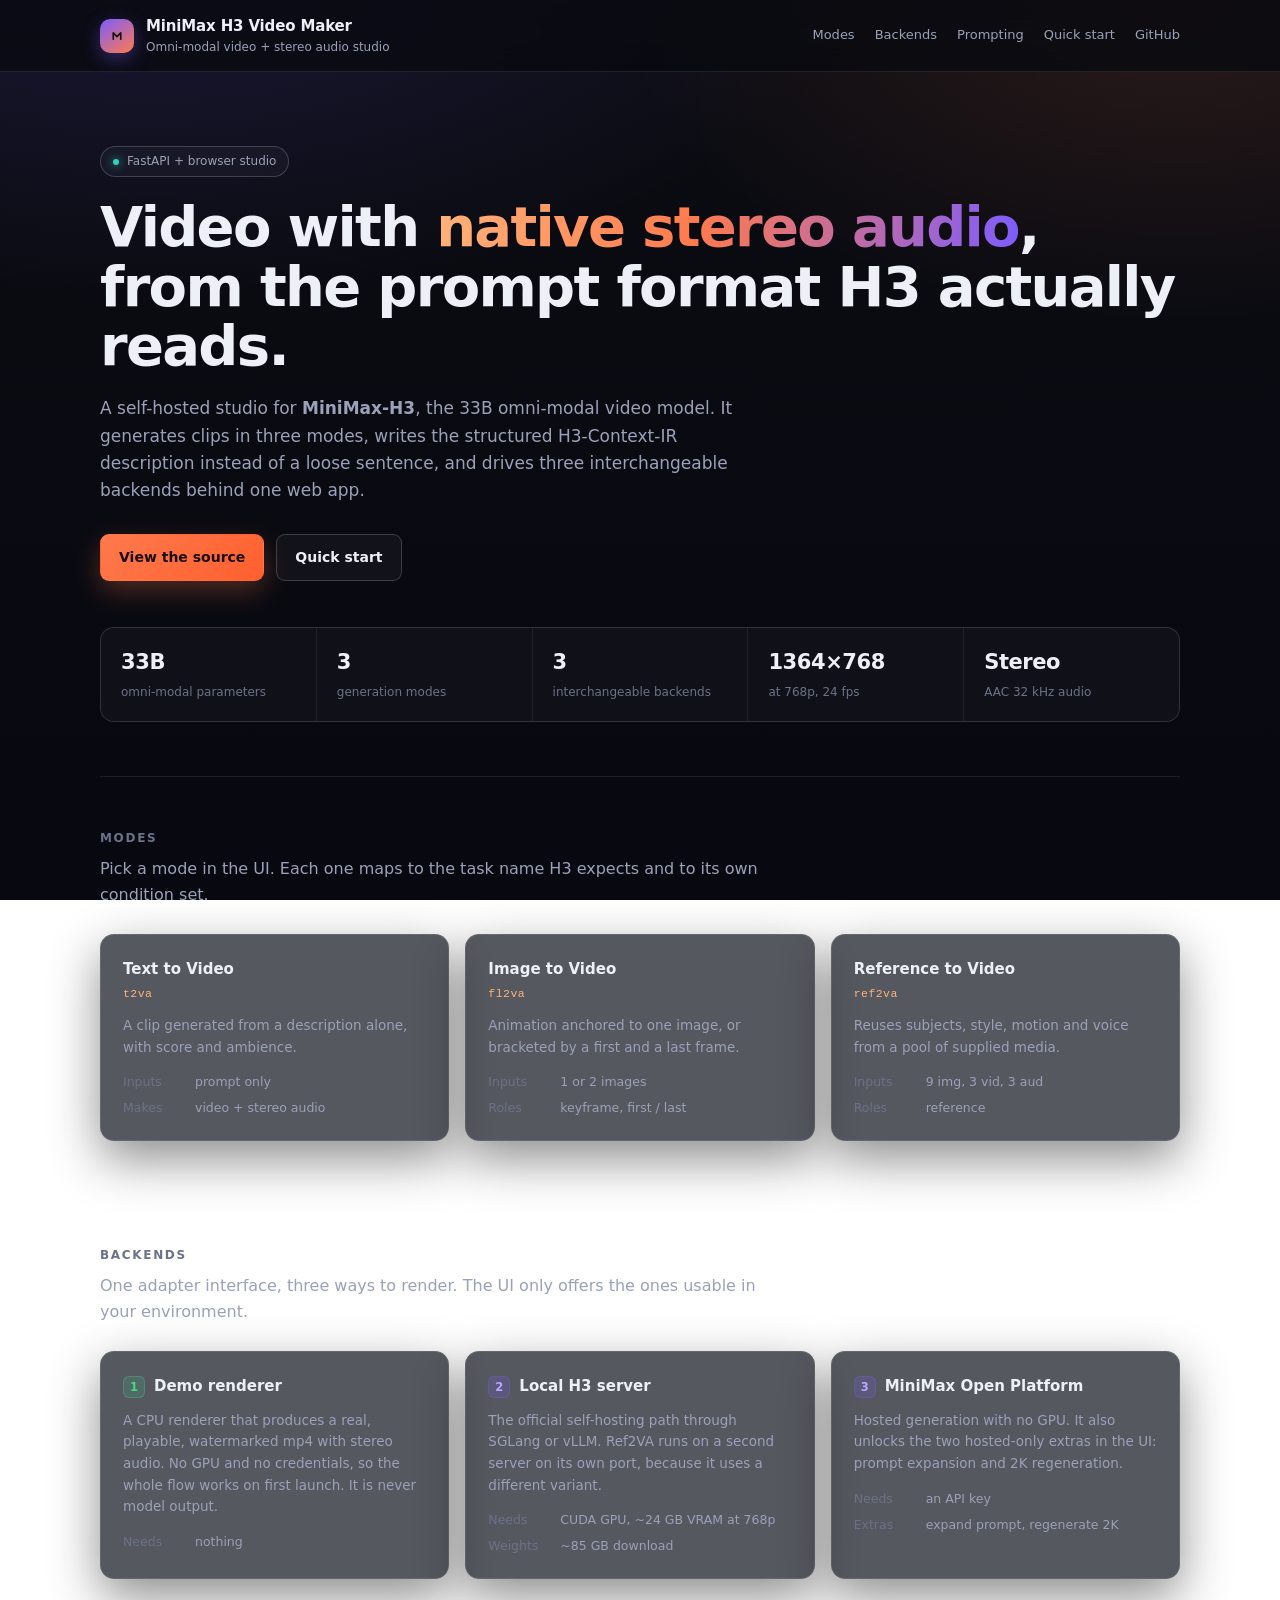
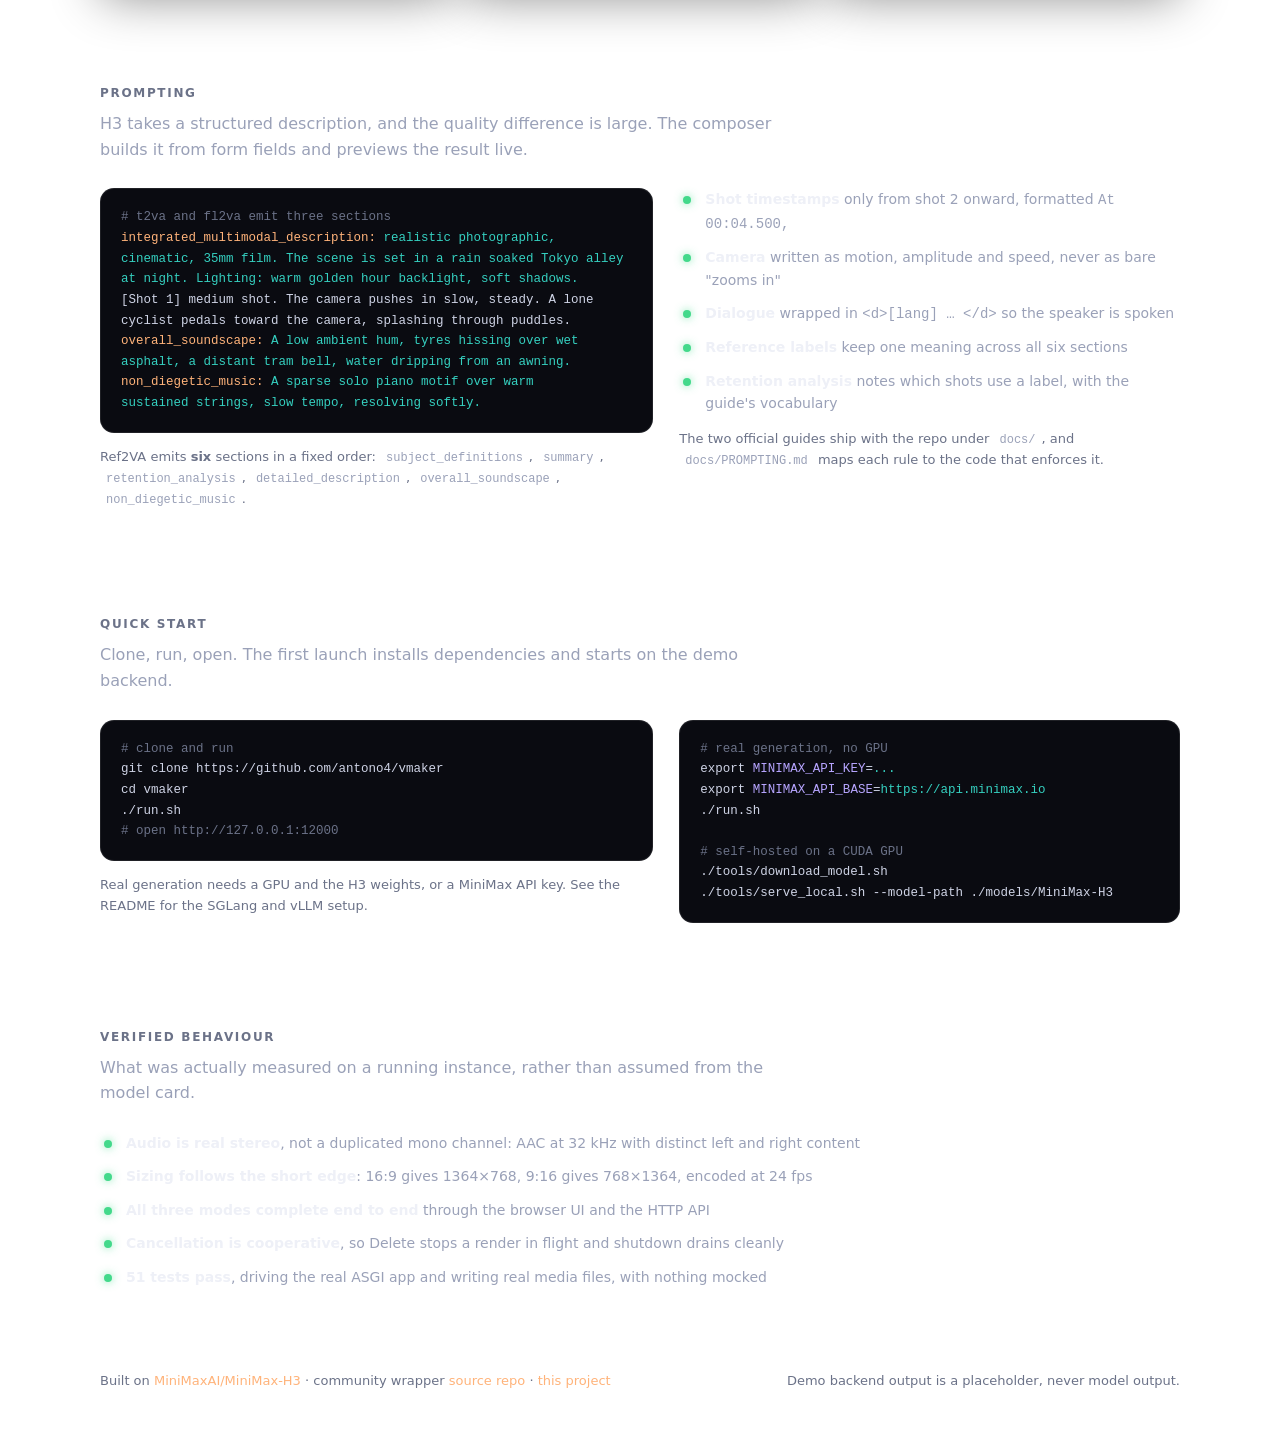
<file: index.html>
<!DOCTYPE html>
<html lang="en">
<head>
<meta charset="utf-8" />
<meta name="viewport" content="width=device-width, initial-scale=1" />
<title>MiniMax H3 Video Maker — omni-modal video + stereo audio studio</title>
<meta name="description" content="A self-hosted studio for MiniMax-H3 (33B omni-modal). Text, image and reference driven video generation with native stereo audio, a H3-Context-IR prompt composer and three interchangeable backends." />
<meta property="og:title" content="MiniMax H3 Video Maker" />
<meta property="og:description" content="Self-hosted studio for MiniMax-H3: t2va, fl2va and ref2va with native stereo audio." />
<meta property="og:type" content="website" />
<link rel="icon" href="data:image/svg+xml,%3Csvg xmlns='http://www.w3.org/2000/svg' viewBox='0 0 32 32'%3E%3Crect width='32' height='32' rx='8' fill='%230b0c12'/%3E%3Cpath d='M10 21V11l6 6 6-6v10' stroke='%23ff7a4d' stroke-width='2.4' fill='none' stroke-linecap='round' stroke-linejoin='round'/%3E%3C/svg%3E" />
<style>
  :root {
    --bg: #0b0c12;
    --panel: rgba(22, 24, 35, 0.72);
    --panel-solid: #161823;
    --line: rgba(255, 255, 255, 0.09);
    --line-strong: rgba(255, 255, 255, 0.18);
    --text: #eef0f7;
    --muted: #9aa1b8;
    --dim: #6b7288;
    --accent: #ff7a4d;
    --accent-2: #ffb37a;
    --violet: #7c5cff;
    --teal: #35d0c0;
    --ok: #43d98b;
    --radius: 14px;
    --radius-sm: 9px;
    --shadow: 0 18px 50px rgba(0, 0, 0, 0.45);
    --mono: "JetBrains Mono", ui-monospace, SFMono-Regular, Menlo, monospace;
  }

  * { box-sizing: border-box; }

  body {
    margin: 0;
    background:
      radial-gradient(1200px 620px at 12% -8%, rgba(124, 92, 255, 0.16), transparent 60%),
      radial-gradient(900px 520px at 92% 0%, rgba(255, 122, 77, 0.13), transparent 62%),
      linear-gradient(180deg, var(--bg) 0%, #080910 100%);
    background-attachment: fixed;
    color: var(--text);
    font-family: Inter, system-ui, -apple-system, "Segoe UI", sans-serif;
    font-size: 15px;
    line-height: 1.6;
    -webkit-font-smoothing: antialiased;
  }

  a { color: var(--accent-2); text-decoration: none; }
  a:hover { text-decoration: underline; }

  .wrap { width: min(1080px, 100% - 44px); margin: 0 auto; }

  /* ---------------- topbar ---------------- */
  .topbar {
    position: sticky; top: 0; z-index: 20;
    display: flex; align-items: center; justify-content: space-between;
    gap: 18px; padding: 14px 0;
    border-bottom: 1px solid var(--line);
    background: rgba(9, 10, 16, 0.82);
    backdrop-filter: blur(14px);
  }
  .brand { display: flex; align-items: center; gap: 12px; }
  .mark {
    width: 34px; height: 34px; border-radius: 10px; flex: none;
    display: grid; place-items: center;
    background: linear-gradient(145deg, var(--violet), var(--accent));
    box-shadow: 0 6px 18px rgba(124, 92, 255, 0.35);
  }
  .mark svg { width: 20px; height: 20px; }
  .brand h1 { margin: 0; font-size: 15px; font-weight: 650; letter-spacing: -0.01em; }
  .brand p { margin: 0; font-size: 12px; color: var(--muted); }
  .topbar nav { display: flex; align-items: center; gap: 20px; font-size: 13px; }
  .topbar nav a { color: var(--muted); }
  .topbar nav a:hover { color: var(--text); text-decoration: none; }

  /* ---------------- hero ---------------- */
  .hero { padding: 74px 0 54px; }
  .eyebrow {
    display: inline-flex; align-items: center; gap: 8px;
    padding: 5px 12px; border: 1px solid var(--line-strong);
    border-radius: 999px; font-size: 12px; color: var(--muted);
    background: rgba(255, 255, 255, 0.03);
  }
  .eyebrow .dot {
    width: 6px; height: 6px; border-radius: 50%; background: var(--teal);
    box-shadow: 0 0 10px var(--teal);
  }
  .hero h2 {
    margin: 20px 0 0; font-size: clamp(34px, 6vw, 56px); line-height: 1.06;
    letter-spacing: -0.03em; font-weight: 700;
  }
  .hero h2 span {
    background: linear-gradient(100deg, var(--accent-2), var(--accent) 45%, var(--violet));
    -webkit-background-clip: text; background-clip: text; color: transparent;
  }
  .hero p.lede {
    margin: 20px 0 0; max-width: 62ch; font-size: 17px; color: var(--muted);
  }
  .cta { display: flex; flex-wrap: wrap; gap: 12px; margin-top: 30px; }
  .btn {
    display: inline-flex; align-items: center; gap: 8px;
    padding: 11px 18px; border-radius: var(--radius-sm);
    font-size: 14px; font-weight: 550; border: 1px solid transparent;
    transition: transform 0.12s ease, box-shadow 0.12s ease;
  }
  .btn:hover { transform: translateY(-1px); text-decoration: none; }
  .btn.primary {
    background: linear-gradient(140deg, var(--accent), #ff5f2e);
    color: #1a0d06; box-shadow: 0 10px 26px rgba(255, 122, 77, 0.28);
  }
  .btn.ghost {
    border-color: var(--line-strong); color: var(--text);
    background: rgba(255, 255, 255, 0.04);
  }

  .stats {
    display: grid; grid-template-columns: repeat(auto-fit, minmax(150px, 1fr));
    gap: 1px; margin-top: 46px;
    border: 1px solid var(--line); border-radius: var(--radius);
    overflow: hidden; background: var(--line);
  }
  .stat { padding: 18px 20px; background: rgba(14, 15, 23, 0.85); }
  .stat b { display: block; font-size: 21px; font-weight: 650; letter-spacing: -0.02em; }
  .stat span { font-size: 12px; color: var(--dim); }

  /* ---------------- sections ---------------- */
  section { padding: 52px 0; border-top: 1px solid var(--line); }
  .sec-head { margin-bottom: 26px; }
  .sec-head h3 {
    margin: 0; font-size: 12px; font-weight: 600; letter-spacing: 0.14em;
    text-transform: uppercase; color: var(--dim);
  }
  .sec-head p { margin: 8px 0 0; font-size: 16px; color: var(--muted); max-width: 66ch; }

  .cards { display: grid; grid-template-columns: repeat(auto-fit, minmax(268px, 1fr)); gap: 16px; }
  .card {
    padding: 22px; border: 1px solid var(--line); border-radius: var(--radius);
    background: var(--panel); box-shadow: var(--shadow);
  }
  .card h4 { margin: 0 0 4px; font-size: 15px; font-weight: 620; }
  .card .task {
    font-family: var(--mono); font-size: 11.5px; color: var(--accent-2);
    letter-spacing: 0.04em;
  }
  .card p { margin: 12px 0 0; font-size: 13.5px; color: var(--muted); }
  .card dl { margin: 14px 0 0; display: grid; gap: 6px; font-size: 12.5px; }
  .card dl div { display: flex; gap: 10px; }
  .card dt { color: var(--dim); min-width: 62px; flex: none; }
  .card dd { margin: 0; color: var(--muted); }

  .num {
    display: inline-grid; place-items: center; width: 22px; height: 22px;
    border-radius: 6px; font-size: 11.5px; font-weight: 650;
    background: rgba(124, 92, 255, 0.16); color: #b7a5ff;
    border: 1px solid rgba(124, 92, 255, 0.3); margin-right: 9px;
  }
  .card.ready .num { background: rgba(67, 217, 139, 0.14); color: var(--ok); border-color: rgba(67, 217, 139, 0.3); }

  pre {
    margin: 0; padding: 18px 20px; overflow-x: auto;
    border: 1px solid var(--line); border-radius: var(--radius);
    background: #0a0b11;
    font-family: var(--mono); font-size: 12.5px; line-height: 1.65; color: #cfd4e6;
  }
  pre .c { color: var(--dim); }
  pre .k { color: var(--accent-2); }
  pre .s { color: var(--teal); }
  pre .v { color: #b7a5ff; }

  .split { display: grid; grid-template-columns: 1.05fr 0.95fr; gap: 26px; align-items: start; }
  .note { font-size: 13px; color: var(--dim); margin: 14px 0 0; }
  .note code {
    font-family: var(--mono); font-size: 12px; color: var(--muted);
    background: rgba(255, 255, 255, 0.05); padding: 1px 6px; border-radius: 5px;
  }

  ul.checks { margin: 0; padding: 0; list-style: none; display: grid; gap: 11px; }
  ul.checks li { position: relative; padding-left: 26px; font-size: 14px; color: var(--muted); }
  ul.checks li::before {
    content: ""; position: absolute; left: 4px; top: 8px;
    width: 8px; height: 8px; border-radius: 50%;
    background: var(--ok); box-shadow: 0 0 9px rgba(67, 217, 139, 0.7);
  }
  ul.checks li b { color: var(--text); font-weight: 560; }

  footer {
    padding: 30px 0 46px; border-top: 1px solid var(--line);
    font-size: 13px; color: var(--dim);
    display: flex; flex-wrap: wrap; gap: 10px 22px; justify-content: space-between;
  }

  @media (max-width: 820px) {
    .split { grid-template-columns: 1fr; }
    .topbar nav { display: none; }
  }
</style>
</head>
<body>

<header class="topbar">
  <div class="wrap" style="display:flex;align-items:center;justify-content:space-between;gap:18px">
    <div class="brand">
      <div class="mark" aria-hidden="true">
        <svg viewBox="0 0 32 32" fill="none" aria-hidden="true">
          <path d="M10 21V11l6 6 6-6v10" stroke="#1a0d06" stroke-width="2.6" stroke-linecap="round" stroke-linejoin="round"/>
        </svg>
      </div>
      <div>
        <h1>MiniMax H3 Video Maker</h1>
        <p>Omni-modal video + stereo audio studio</p>
      </div>
    </div>
    <nav>
      <a href="#modes">Modes</a>
      <a href="#backends">Backends</a>
      <a href="#prompting">Prompting</a>
      <a href="#start">Quick start</a>
      <a href="https://github.com/antono4/vmaker">GitHub</a>
    </nav>
  </div>
</header>

<main class="wrap">

  <div class="hero">
    <span class="eyebrow"><i class="dot"></i>FastAPI + browser studio</span>
    <h2>Video with <span>native stereo audio</span>, from the prompt format H3 actually reads.</h2>
    <p class="lede">
      A self-hosted studio for <b>MiniMax-H3</b>, the 33B omni-modal video model.
      It generates clips in three modes, writes the structured H3-Context-IR
      description instead of a loose sentence, and drives three interchangeable
      backends behind one web app.
    </p>
    <div class="cta">
      <a class="btn primary" href="https://github.com/antono4/vmaker">View the source</a>
      <a class="btn ghost" href="#start">Quick start</a>
    </div>

    <div class="stats">
      <div class="stat"><b>33B</b><span>omni-modal parameters</span></div>
      <div class="stat"><b>3</b><span>generation modes</span></div>
      <div class="stat"><b>3</b><span>interchangeable backends</span></div>
      <div class="stat"><b>1364&times;768</b><span>at 768p, 24 fps</span></div>
      <div class="stat"><b>Stereo</b><span>AAC 32 kHz audio</span></div>
    </div>
  </div>

  <section id="modes">
    <div class="sec-head">
      <h3>Modes</h3>
      <p>Pick a mode in the UI. Each one maps to the task name H3 expects and to its own condition set.</p>
    </div>
    <div class="cards">
      <div class="card">
        <h4>Text to Video</h4>
        <div class="task">t2va</div>
        <p>A clip generated from a description alone, with score and ambience.</p>
        <dl>
          <div><dt>Inputs</dt><dd>prompt only</dd></div>
          <div><dt>Makes</dt><dd>video + stereo audio</dd></div>
        </dl>
      </div>
      <div class="card">
        <h4>Image to Video</h4>
        <div class="task">fl2va</div>
        <p>Animation anchored to one image, or bracketed by a first and a last frame.</p>
        <dl>
          <div><dt>Inputs</dt><dd>1 or 2 images</dd></div>
          <div><dt>Roles</dt><dd>keyframe, first / last</dd></div>
        </dl>
      </div>
      <div class="card">
        <h4>Reference to Video</h4>
        <div class="task">ref2va</div>
        <p>Reuses subjects, style, motion and voice from a pool of supplied media.</p>
        <dl>
          <div><dt>Inputs</dt><dd>9 img, 3 vid, 3 aud</dd></div>
          <div><dt>Roles</dt><dd>reference</dd></div>
        </dl>
      </div>
    </div>
  </section>

  <section id="backends">
    <div class="sec-head">
      <h3>Backends</h3>
      <p>One adapter interface, three ways to render. The UI only offers the ones usable in your environment.</p>
    </div>
    <div class="cards">
      <div class="card ready">
        <h4><span class="num">1</span>Demo renderer</h4>
        <p>
          A CPU renderer that produces a real, playable, watermarked mp4 with
          stereo audio. No GPU and no credentials, so the whole flow works on
          first launch. It is never model output.
        </p>
        <dl><div><dt>Needs</dt><dd>nothing</dd></div></dl>
      </div>
      <div class="card">
        <h4><span class="num">2</span>Local H3 server</h4>
        <p>
          The official self-hosting path through SGLang or vLLM. Ref2VA runs on a
          second server on its own port, because it uses a different variant.
        </p>
        <dl>
          <div><dt>Needs</dt><dd>CUDA GPU, ~24 GB VRAM at 768p</dd></div>
          <div><dt>Weights</dt><dd>~85 GB download</dd></div>
        </dl>
      </div>
      <div class="card">
        <h4><span class="num">3</span>MiniMax Open Platform</h4>
        <p>
          Hosted generation with no GPU. It also unlocks the two hosted-only
          extras in the UI: prompt expansion and 2K regeneration.
        </p>
        <dl>
          <div><dt>Needs</dt><dd>an API key</dd></div>
          <div><dt>Extras</dt><dd>expand prompt, regenerate 2K</dd></div>
        </dl>
      </div>
    </div>
  </section>

  <section id="prompting">
    <div class="sec-head">
      <h3>Prompting</h3>
      <p>
        H3 takes a structured description, and the quality difference is large.
        The composer builds it from form fields and previews the result live.
      </p>
    </div>
    <div class="split">
      <div>
        <pre><span class="c"># t2va and fl2va emit three sections</span>
<span class="k">integrated_multimodal_description:</span> <span class="s">realistic photographic,
cinematic, 35mm film. The scene is set in a rain soaked Tokyo alley
at night. Lighting: warm golden hour backlight, soft shadows.</span>
[Shot 1] medium shot. The camera pushes in slow, steady. A lone
cyclist pedals toward the camera, splashing through puddles.
<span class="k">overall_soundscape:</span> <span class="s">A low ambient hum, tyres hissing over wet
asphalt, a distant tram bell, water dripping from an awning.</span>
<span class="k">non_diegetic_music:</span> <span class="s">A sparse solo piano motif over warm
sustained strings, slow tempo, resolving softly.</span></pre>
        <p class="note">
          Ref2VA emits <b>six</b> sections in a fixed order:
          <code>subject_definitions</code>, <code>summary</code>,
          <code>retention_analysis</code>, <code>detailed_description</code>,
          <code>overall_soundscape</code>, <code>non_diegetic_music</code>.
        </p>
      </div>
      <div>
        <ul class="checks">
          <li><b>Shot timestamps</b> only from shot 2 onward, formatted <code>At 00:04.500,</code></li>
          <li><b>Camera</b> written as motion, amplitude and speed, never as bare "zooms in"</li>
          <li><b>Dialogue</b> wrapped in <code>&lt;d&gt;[lang] &hellip; &lt;/d&gt;</code> so the speaker is spoken</li>
          <li><b>Reference labels</b> keep one meaning across all six sections</li>
          <li><b>Retention analysis</b> notes which shots use a label, with the guide's vocabulary</li>
        </ul>
        <p class="note">
          The two official guides ship with the repo under <code>docs/</code>,
          and <code>docs/PROMPTING.md</code> maps each rule to the code that
          enforces it.
        </p>
      </div>
    </div>
  </section>

  <section id="start">
    <div class="sec-head">
      <h3>Quick start</h3>
      <p>Clone, run, open. The first launch installs dependencies and starts on the demo backend.</p>
    </div>
    <div class="split">
      <div>
        <pre><span class="c"># clone and run</span>
git clone https://github.com/antono4/vmaker
cd vmaker
./run.sh
<span class="c"># open http://127.0.0.1:12000</span></pre>
        <p class="note">
          Real generation needs a GPU and the H3 weights, or a MiniMax API key.
          See the README for the SGLang and vLLM setup.
        </p>
      </div>
      <div>
        <pre><span class="c"># real generation, no GPU</span>
export <span class="v">MINIMAX_API_KEY</span>=<span class="s">...</span>
export <span class="v">MINIMAX_API_BASE</span>=<span class="s">https://api.minimax.io</span>
./run.sh

<span class="c"># self-hosted on a CUDA GPU</span>
./tools/download_model.sh
./tools/serve_local.sh --model-path ./models/MiniMax-H3</pre>
      </div>
    </div>
  </section>

  <section>
    <div class="sec-head">
      <h3>Verified behaviour</h3>
      <p>What was actually measured on a running instance, rather than assumed from the model card.</p>
    </div>
    <ul class="checks">
      <li><b>Audio is real stereo</b>, not a duplicated mono channel: AAC at 32 kHz with distinct left and right content</li>
      <li><b>Sizing follows the short edge</b>: 16:9 gives 1364&times;768, 9:16 gives 768&times;1364, encoded at 24 fps</li>
      <li><b>All three modes complete end to end</b> through the browser UI and the HTTP API</li>
      <li><b>Cancellation is cooperative</b>, so Delete stops a render in flight and shutdown drains cleanly</li>
      <li><b>51 tests pass</b>, driving the real ASGI app and writing real media files, with nothing mocked</li>
    </ul>
  </section>

</main>

<footer class="wrap">
  <span>
    Built on
    <a href="https://huggingface.co/MiniMaxAI/MiniMax-H3">MiniMaxAI/MiniMax-H3</a>
    &middot; community wrapper
    <a href="https://github.com/minimaxh3turbo/MiniMax-H3-Turbo-LoRA-ComfyUI">source repo</a>
    &middot; <a href="https://github.com/antono4/vmaker">this project</a>
  </span>
  <span>Demo backend output is a placeholder, never model output.</span>
</footer>

</body>
</html>
</file>
